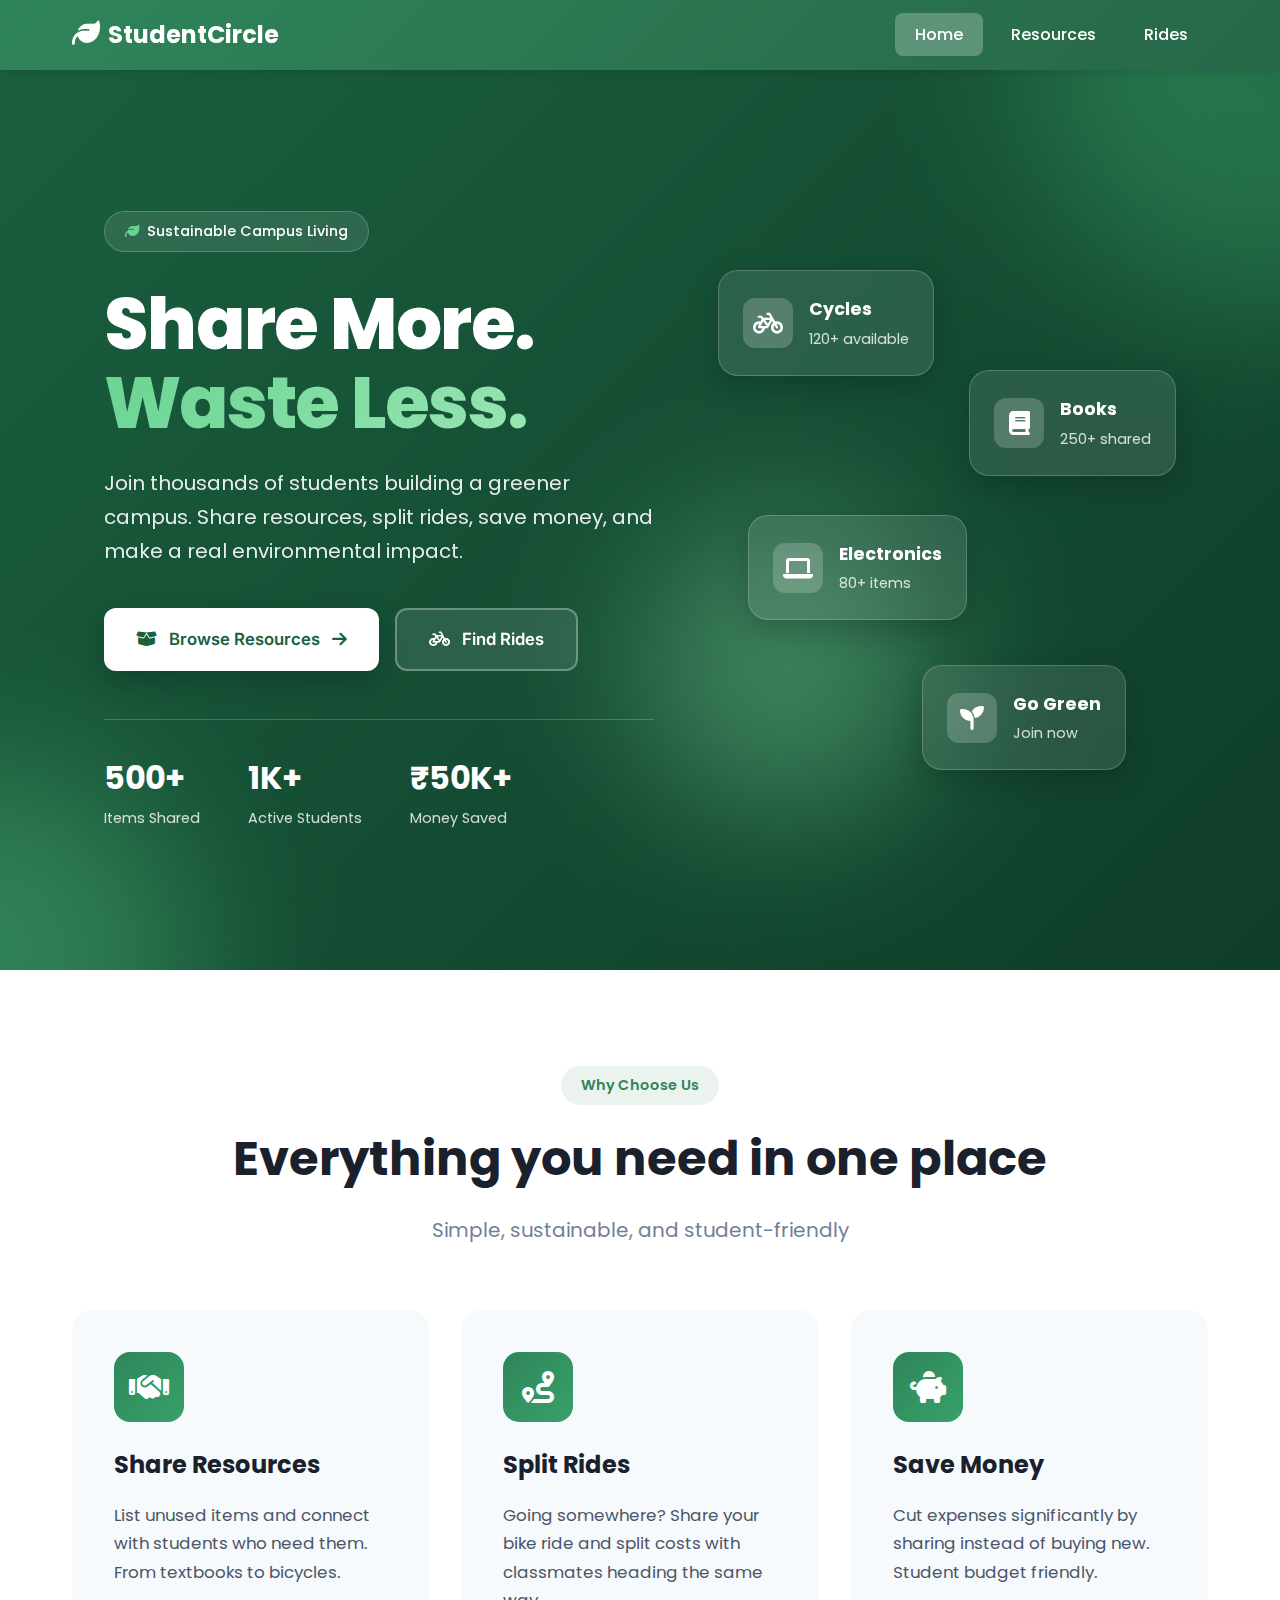
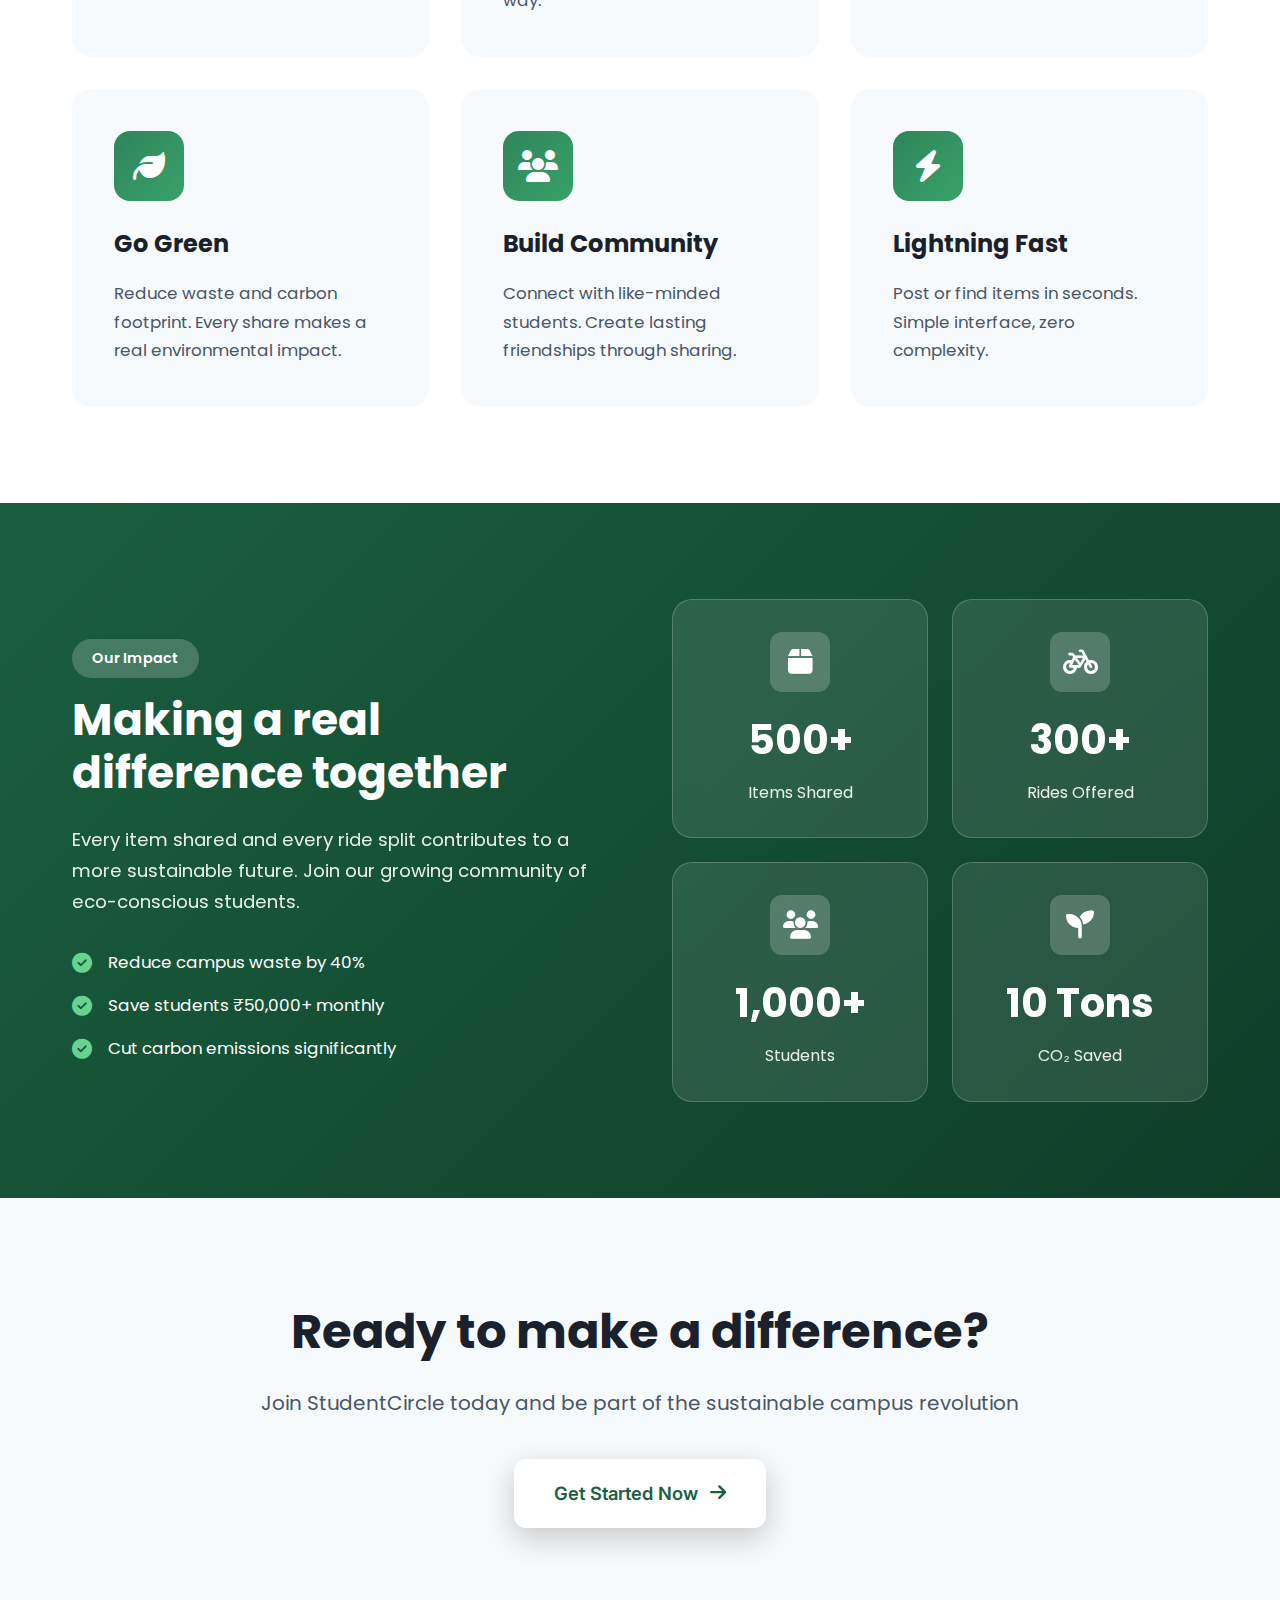
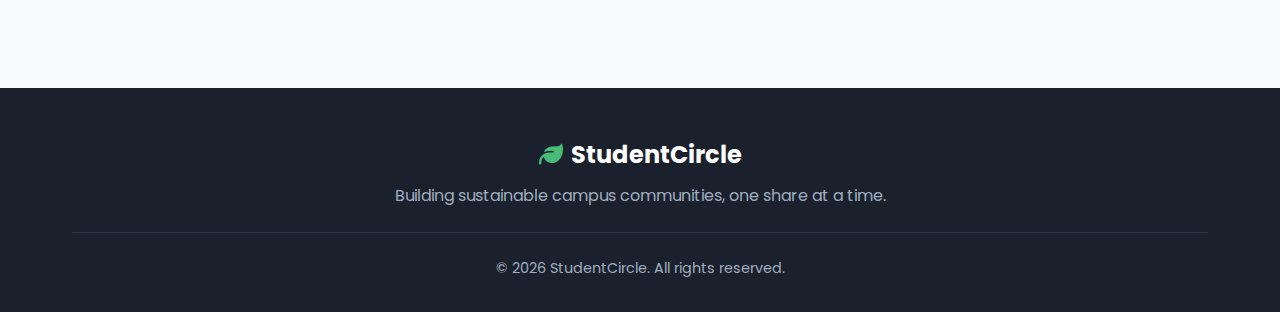
<file: index.html>
<!DOCTYPE html>
<html lang="en">
<head>
    <meta charset="UTF-8">
    <meta name="viewport" content="width=device-width, initial-scale=1.0">
    <title>StudentCircle - Share More. Waste Less.</title>
    
    <!-- Font Awesome Icons -->
    <link rel="stylesheet" href="https://cdnjs.cloudflare.com/ajax/libs/font-awesome/6.4.0/css/all.min.css">
    
    <!-- Google Fonts -->
    <link href="https://fonts.googleapis.com/css2?family=Inter:wght@400;500;600;700;800&display=swap" rel="stylesheet">
    
    <!-- CSS Links -->
    <link rel="stylesheet" href="css/style.css">
    <link rel="stylesheet" href="css/navbar.css">
    <link rel="stylesheet" href="css/homepage.css">
</head>
<body>
    <!-- Navbar -->
    <nav class="navbar">
        <div class="nav-container">
            <a href="index.html" class="logo">
                <div class="logo-icon">
                    <i class="fas fa-leaf"></i>
                </div>
                <span>StudentCircle</span>
            </a>
            <button class="menu-toggle" aria-label="Toggle menu">
                <i class="fas fa-bars"></i>
            </button>
            <ul class="nav-links">
                <li><a href="index.html" class="nav-link">Home</a></li>
                <li><a href="resources.html" class="nav-link">Resources</a></li>
                <li><a href="rides.html" class="nav-link">Rides</a></li>
            </ul>
        </div>
    </nav>

    <!-- Hero Section -->
    <section class="hero">
        <div class="hero-background">
            <div class="gradient-orb orb-1"></div>
            <div class="gradient-orb orb-2"></div>
            <div class="gradient-orb orb-3"></div>
        </div>
        
        <div class="hero-container">
            <div class="hero-content">
                <div class="hero-badge">
                    <i class="fas fa-leaf"></i>
                    <span>Sustainable Campus Living</span>
                </div>
                <h1 class="hero-title">
                    Share More.<br/>
                    <span class="gradient-text">Waste Less.</span>
                </h1>
                <p class="hero-description">
                    Join thousands of students building a greener campus. Share resources, 
                    split rides, save money, and make a real environmental impact.
                </p>
                <div class="hero-buttons">
                    <a href="resources.html" class="btn btn-primary">
                        <i class="fas fa-box-open"></i>
                        <span>Browse Resources</span>
                        <i class="fas fa-arrow-right"></i>
                    </a>
                    <a href="rides.html" class="btn btn-secondary">
                        <i class="fas fa-bicycle"></i>
                        <span>Find Rides</span>
                    </a>
                </div>
                <div class="hero-stats">
                    <div class="stat-item">
                        <div class="stat-number">500+</div>
                        <div class="stat-label">Items Shared</div>
                    </div>
                    <div class="stat-item">
                        <div class="stat-number">1K+</div>
                        <div class="stat-label">Active Students</div>
                    </div>
                    <div class="stat-item">
                        <div class="stat-number">₹50K+</div>
                        <div class="stat-label">Money Saved</div>
                    </div>
                </div>
            </div>
            
            <div class="hero-visual">
                <div class="visual-card card-1">
                    <div class="card-icon">
                        <i class="fas fa-bicycle"></i>
                    </div>
                    <div class="card-content">
                        <h4>Cycles</h4>
                        <p>120+ available</p>
                    </div>
                </div>
                <div class="visual-card card-2">
                    <div class="card-icon">
                        <i class="fas fa-book"></i>
                    </div>
                    <div class="card-content">
                        <h4>Books</h4>
                        <p>250+ shared</p>
                    </div>
                </div>
                <div class="visual-card card-3">
                    <div class="card-icon">
                        <i class="fas fa-laptop"></i>
                    </div>
                    <div class="card-content">
                        <h4>Electronics</h4>
                        <p>80+ items</p>
                    </div>
                </div>
                <div class="visual-card card-4">
                    <div class="card-icon">
                        <i class="fas fa-seedling"></i>
                    </div>
                    <div class="card-content">
                        <h4>Go Green</h4>
                        <p>Join now</p>
                    </div>
                </div>
            </div>
        </div>
    </section>

    <!-- Features Section -->
    <section class="features">
        <div class="container">
            <div class="section-header">
                <span class="section-tag">Why Choose Us</span>
                <h2 class="section-title">Everything you need in one place</h2>
                <p class="section-subtitle">Simple, sustainable, and student-friendly</p>
            </div>
            
            <div class="features-grid">
                <div class="feature-card">
                    <div class="feature-icon-wrapper">
                        <div class="feature-icon">
                            <i class="fas fa-handshake"></i>
                        </div>
                    </div>
                    <h3>Share Resources</h3>
                    <p>List unused items and connect with students who need them. From textbooks to bicycles.</p>
                </div>
                
                <div class="feature-card">
                    <div class="feature-icon-wrapper">
                        <div class="feature-icon">
                            <i class="fas fa-route"></i>
                        </div>
                    </div>
                    <h3>Split Rides</h3>
                    <p>Going somewhere? Share your bike ride and split costs with classmates heading the same way.</p>
                </div>
                
                <div class="feature-card">
                    <div class="feature-icon-wrapper">
                        <div class="feature-icon">
                            <i class="fas fa-piggy-bank"></i>
                        </div>
                    </div>
                    <h3>Save Money</h3>
                    <p>Cut expenses significantly by sharing instead of buying new. Student budget friendly.</p>
                </div>
                
                <div class="feature-card">
                    <div class="feature-icon-wrapper">
                        <div class="feature-icon">
                            <i class="fas fa-leaf"></i>
                        </div>
                    </div>
                    <h3>Go Green</h3>
                    <p>Reduce waste and carbon footprint. Every share makes a real environmental impact.</p>
                </div>
                
                <div class="feature-card">
                    <div class="feature-icon-wrapper">
                        <div class="feature-icon">
                            <i class="fas fa-users"></i>
                        </div>
                    </div>
                    <h3>Build Community</h3>
                    <p>Connect with like-minded students. Create lasting friendships through sharing.</p>
                </div>
                
                <div class="feature-card">
                    <div class="feature-icon-wrapper">
                        <div class="feature-icon">
                            <i class="fas fa-bolt"></i>
                        </div>
                    </div>
                    <h3>Lightning Fast</h3>
                    <p>Post or find items in seconds. Simple interface, zero complexity.</p>
                </div>
            </div>
        </div>
    </section>

    <!-- Impact Section -->
    <section class="impact">
        <div class="container">
            <div class="impact-content">
                <div class="impact-text">
                    <span class="section-tag light">Our Impact</span>
                    <h2 class="impact-title">Making a real difference together</h2>
                    <p class="impact-description">
                        Every item shared and every ride split contributes to a more sustainable future. 
                        Join our growing community of eco-conscious students.
                    </p>
                    <div class="impact-features">
                        <div class="impact-feature">
                            <i class="fas fa-check-circle"></i>
                            <span>Reduce campus waste by 40%</span>
                        </div>
                        <div class="impact-feature">
                            <i class="fas fa-check-circle"></i>
                            <span>Save students ₹50,000+ monthly</span>
                        </div>
                        <div class="impact-feature">
                            <i class="fas fa-check-circle"></i>
                            <span>Cut carbon emissions significantly</span>
                        </div>
                    </div>
                </div>
                
                <div class="impact-stats-grid">
                    <div class="impact-stat-card">
                        <div class="impact-stat-icon">
                            <i class="fas fa-box"></i>
                        </div>
                        <div class="impact-stat-number">500+</div>
                        <div class="impact-stat-label">Items Shared</div>
                    </div>
                    <div class="impact-stat-card">
                        <div class="impact-stat-icon">
                            <i class="fas fa-bicycle"></i>
                        </div>
                        <div class="impact-stat-number">300+</div>
                        <div class="impact-stat-label">Rides Offered</div>
                    </div>
                    <div class="impact-stat-card">
                        <div class="impact-stat-icon">
                            <i class="fas fa-users"></i>
                        </div>
                        <div class="impact-stat-number">1,000+</div>
                        <div class="impact-stat-label">Students</div>
                    </div>
                    <div class="impact-stat-card">
                        <div class="impact-stat-icon">
                            <i class="fas fa-seedling"></i>
                        </div>
                        <div class="impact-stat-number">10 Tons</div>
                        <div class="impact-stat-label">CO₂ Saved</div>
                    </div>
                </div>
            </div>
        </div>
    </section>

    <!-- CTA Section -->
    <section class="cta">
        <div class="cta-container">
            <div class="cta-content">
                <h2>Ready to make a difference?</h2>
                <p>Join StudentCircle today and be part of the sustainable campus revolution</p>
                <a href="resources.html" class="btn btn-primary btn-large">
                    <span>Get Started Now</span>
                    <i class="fas fa-arrow-right"></i>
                </a>
            </div>
        </div>
    </section>

    <!-- Footer -->
    <footer class="footer">
        <div class="container">
            <div class="footer-content">
                <div class="footer-brand">
                    <div class="logo-icon">
                        <i class="fas fa-leaf"></i>
                    </div>
                    <span>StudentCircle</span>
                </div>
                <p class="footer-tagline">Building sustainable campus communities, one share at a time.</p>
            </div>
            <div class="footer-bottom">
                <p>&copy; 2026 StudentCircle. All rights reserved.</p>
            </div>
        </div>
    </footer>

    <!-- JavaScript -->
    <script src="js/main.js"></script>
</body>
</html>
</file>
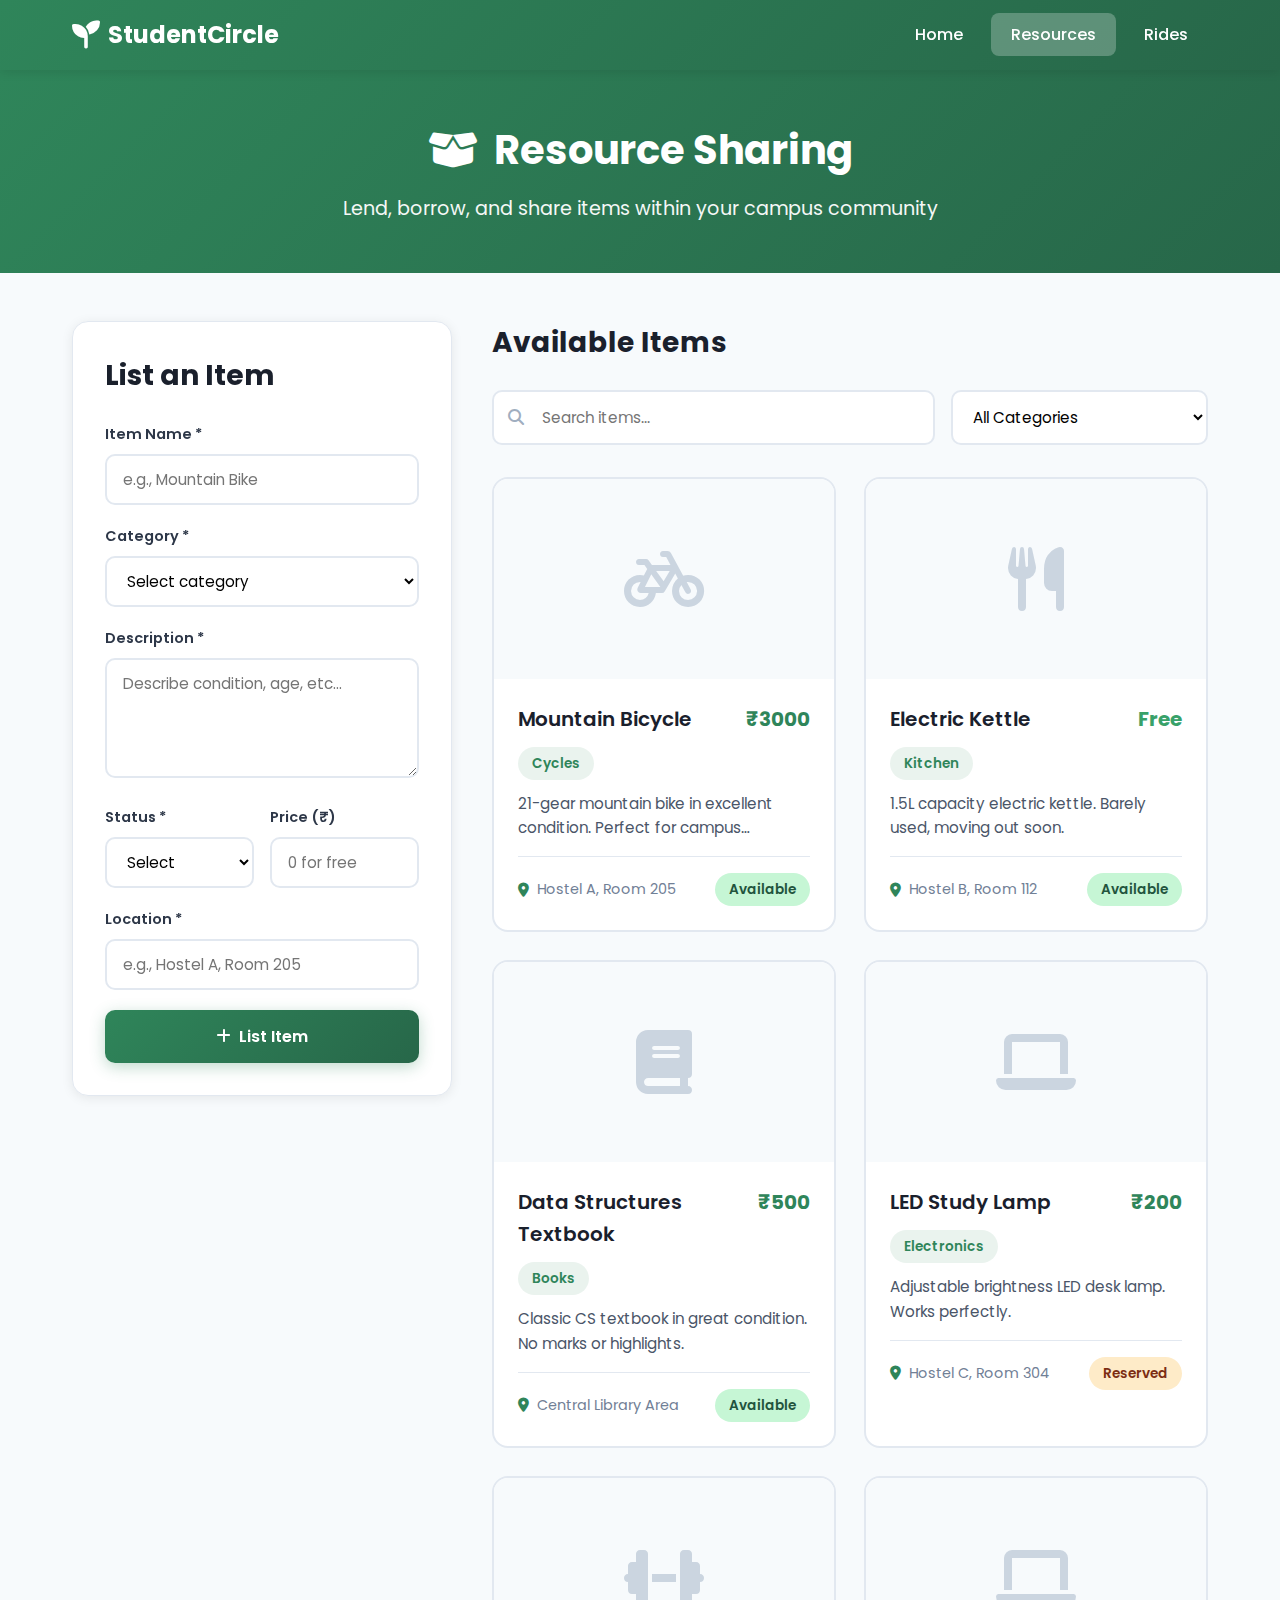
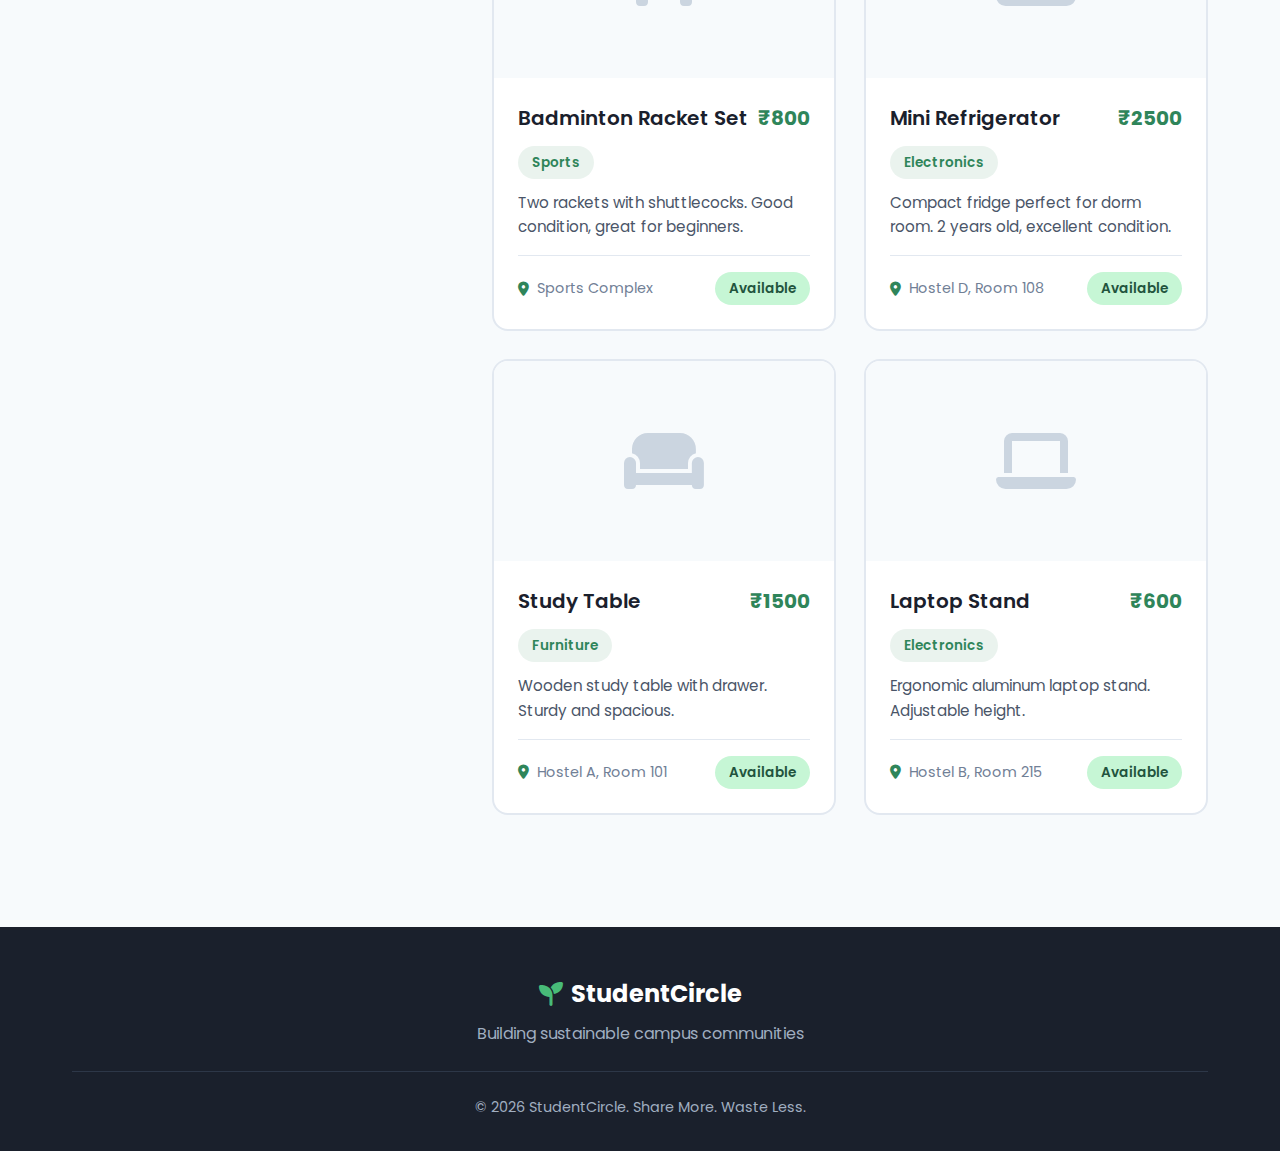
<file: resources.html>
<!DOCTYPE html>
<html lang="en">
<head>
    <meta charset="UTF-8">
    <meta name="viewport" content="width=device-width, initial-scale=1.0">
    <title>Share Resources - StudentCircle</title>
    
    <!-- Font Awesome Icons -->
    <link rel="stylesheet" href="https://cdnjs.cloudflare.com/ajax/libs/font-awesome/6.4.0/css/all.min.css">
    
    <!-- CSS Links -->
    <link rel="stylesheet" href="css/style.css">
    <link rel="stylesheet" href="css/navbar.css">
    <link rel="stylesheet" href="css/resources.css">
</head>
<body>
    <!-- Navbar -->
    <nav class="navbar">
        <div class="nav-container">
            <a href="index.html" class="logo">
                <i class="fas fa-seedling"></i> StudentCircle
            </a>
            <button class="menu-toggle" aria-label="Toggle menu">
                <i class="fas fa-bars"></i>
            </button>
            <ul class="nav-links">
                <li><a href="index.html">Home</a></li>
                <li><a href="resources.html">Resources</a></li>
                <li><a href="rides.html">Rides</a></li>
            </ul>
        </div>
    </nav>

    <!-- Page Header -->
    <section class="page-header">
        <div class="container">
            <h1><i class="fas fa-box-open"></i> Resource Sharing</h1>
            <p>Lend, borrow, and share items within your campus community</p>
        </div>
    </section>

    <!-- Main Content -->
    <div class="page-container">
        <div class="container">
            <div class="resources-layout">
                
                <!-- Sidebar: Add Item Form -->
                <aside class="sidebar">
                    <div class="form-card">
                        <h2>List an Item</h2>
                        <form id="addItemForm">
                            
                            <div class="form-group">
                                <label for="itemName">Item Name *</label>
                                <input 
                                    type="text" 
                                    id="itemName" 
                                    placeholder="e.g., Mountain Bike"
                                    required
                                >
                            </div>

                            <div class="form-group">
                                <label for="category">Category *</label>
                                <select id="category" required>
                                    <option value="">Select category</option>
                                    <option value="Cycles">Cycles</option>
                                    <option value="Books">Books</option>
                                    <option value="Electronics">Electronics</option>
                                    <option value="Kitchen">Kitchen</option>
                                    <option value="Furniture">Furniture</option>
                                    <option value="Sports">Sports</option>
                                    <option value="Other">Other</option>
                                </select>
                            </div>

                            <div class="form-group">
                                <label for="description">Description *</label>
                                <textarea 
                                    id="description" 
                                    placeholder="Describe condition, age, etc..."
                                    rows="4"
                                    required
                                ></textarea>
                            </div>

                            <div class="form-row">
                                <div class="form-group">
                                    <label for="availability">Status *</label>
                                    <select id="availability" required>
                                        <option value="">Select</option>
                                        <option value="Available">Available</option>
                                        <option value="Reserved">Reserved</option>
                                        <option value="Unavailable">Unavailable</option>
                                    </select>
                                </div>

                                <div class="form-group">
                                    <label for="price">Price (₹)</label>
                                    <input 
                                        type="number" 
                                        id="price" 
                                        placeholder="0 for free"
                                        min="0"
                                    >
                                </div>
                            </div>

                            <div class="form-group">
                                <label for="location">Location *</label>
                                <input 
                                    type="text" 
                                    id="location" 
                                    placeholder="e.g., Hostel A, Room 205"
                                    required
                                >
                            </div>

                            <button type="submit" class="btn btn-primary btn-block">
                                <i class="fas fa-plus"></i> List Item
                            </button>
                        </form>
                    </div>
                </aside>

                <!-- Main: Items Listing -->
                <main class="main-content">
                    <div class="listing-header">
                        <h2>Available Items</h2>
                        
                        <div class="filters">
                            <div class="search-box">
                                <i class="fas fa-search"></i>
                                <input 
                                    type="text" 
                                    id="searchBar" 
                                    placeholder="Search items..."
                                >
                            </div>
                            
                            <select id="categoryFilter" class="filter-select">
                                <option value="all">All Categories</option>
                                <option value="Cycles">Cycles</option>
                                <option value="Books">Books</option>
                                <option value="Electronics">Electronics</option>
                                <option value="Kitchen">Kitchen</option>
                                <option value="Furniture">Furniture</option>
                                <option value="Sports">Sports</option>
                                <option value="Other">Other</option>
                            </select>
                        </div>
                    </div>

                    <div id="itemsGrid" class="items-grid">
                        <!-- Items will be dynamically inserted here -->
                    </div>

                    <div id="emptyState" class="empty-state" style="display: none;">
                        <i class="fas fa-inbox"></i>
                        <h3>No items found</h3>
                        <p>Try adjusting your search or filter</p>
                    </div>
                </main>

            </div>
        </div>
    </div>

    <!-- Footer -->
    <footer class="footer">
        <div class="container">
            <div class="footer-content">
                <div class="footer-brand">
                    <i class="fas fa-seedling"></i> StudentCircle
                </div>
                <p>Building sustainable campus communities</p>
            </div>
            <div class="footer-bottom">
                <p>&copy; 2026 StudentCircle. Share More. Waste Less.</p>
            </div>
        </div>
    </footer>

    <!-- JavaScript -->
    <script src="js/main.js"></script>
    <script src="js/api.js"></script>
    <script src="js/resources.js"></script>
</body>
</html>
</file>
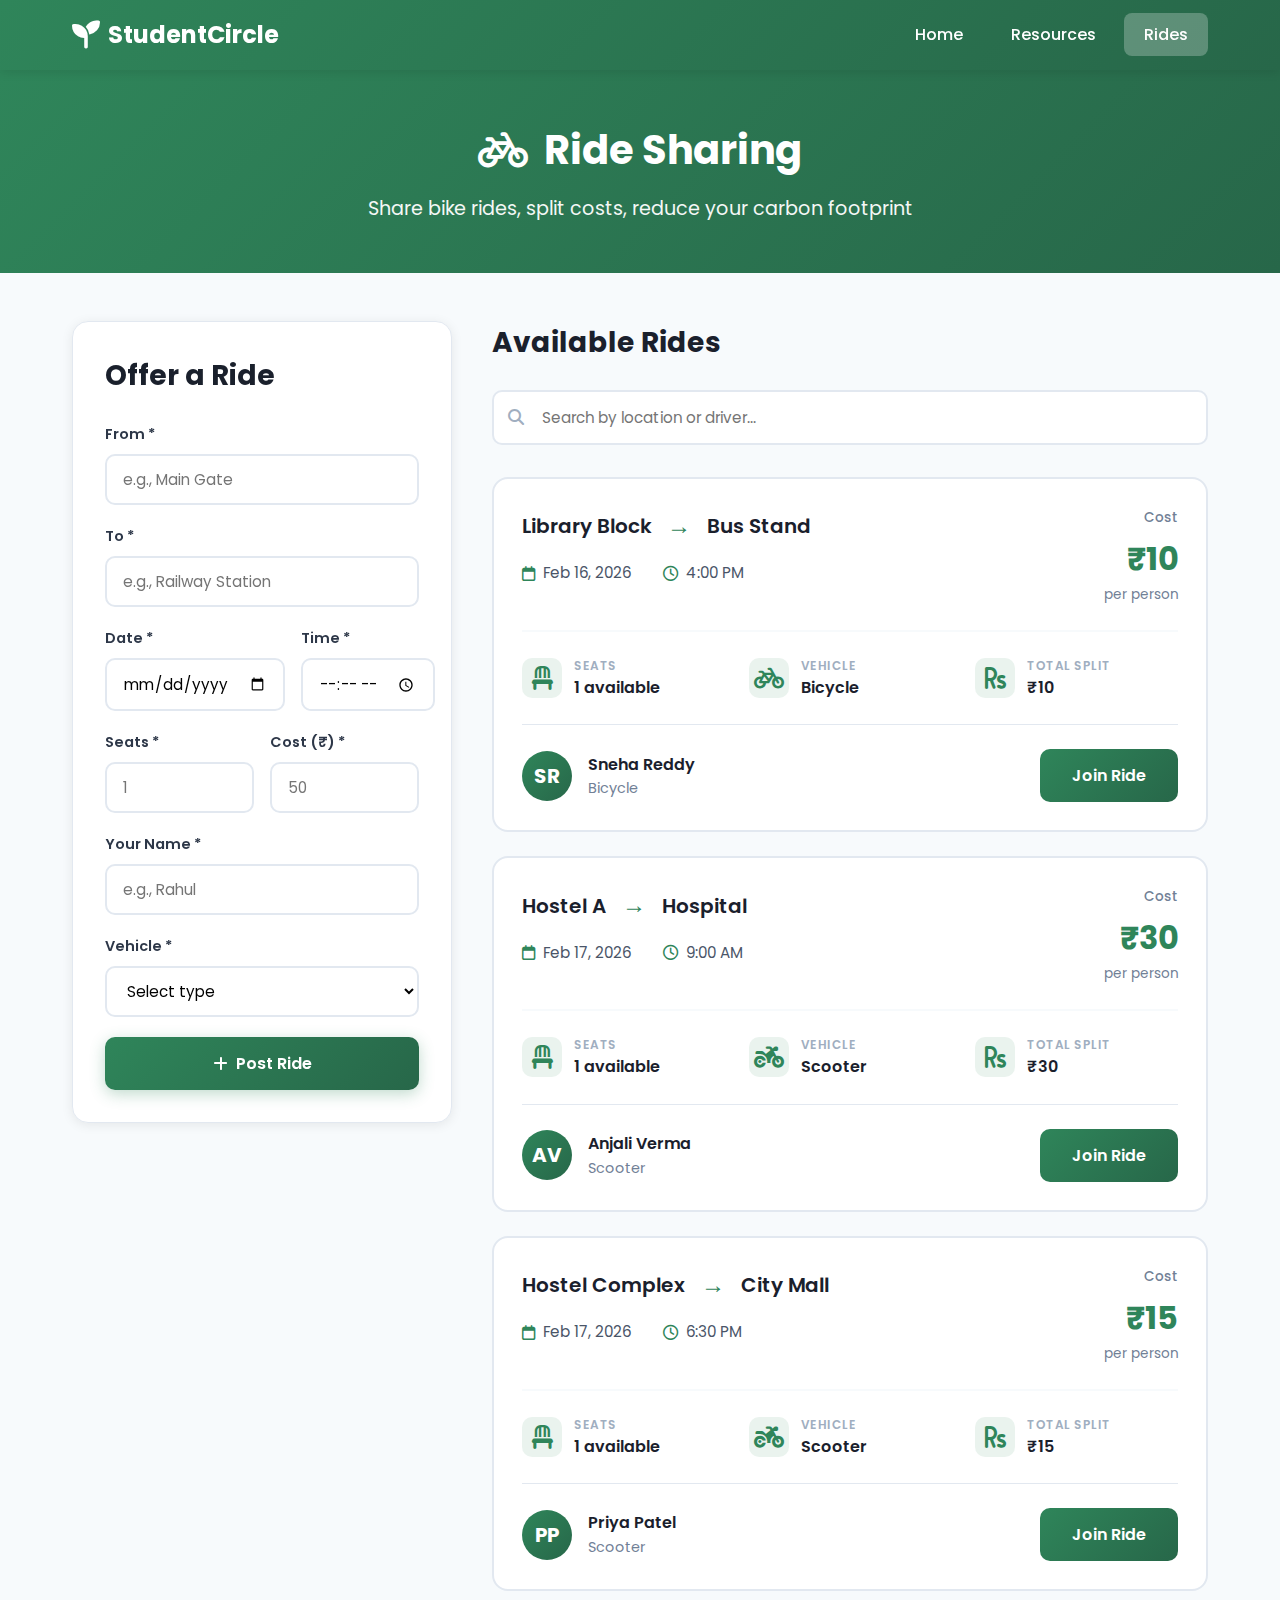
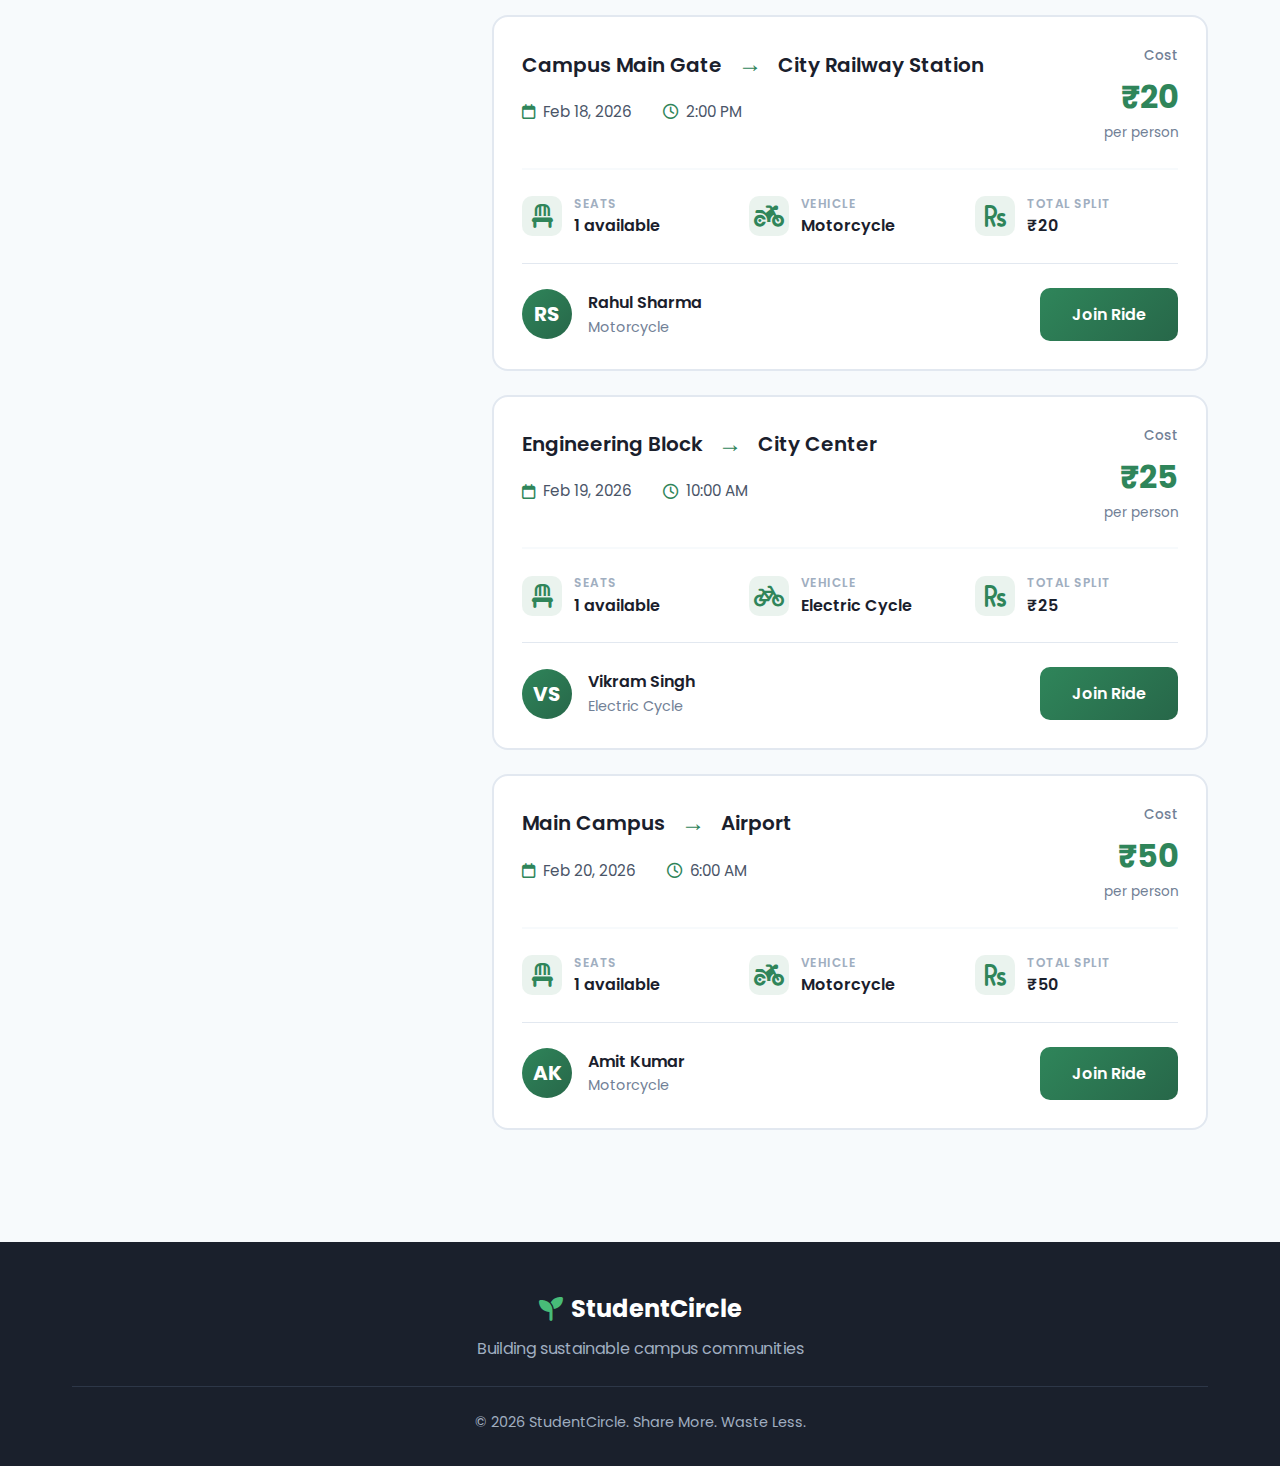
<file: rides.html>
<!DOCTYPE html>
<html lang="en">
<head>
    <meta charset="UTF-8">
    <meta name="viewport" content="width=device-width, initial-scale=1.0">
    <title>Share Rides - StudentCircle</title>
    
    <!-- Font Awesome Icons -->
    <link rel="stylesheet" href="https://cdnjs.cloudflare.com/ajax/libs/font-awesome/6.4.0/css/all.min.css">
    
    <!-- CSS Links -->
    <link rel="stylesheet" href="css/style.css">
    <link rel="stylesheet" href="css/navbar.css">
    <link rel="stylesheet" href="css/rides.css">
</head>
<body>
    <!-- Navbar -->
    <nav class="navbar">
        <div class="nav-container">
            <a href="index.html" class="logo">
                <i class="fas fa-seedling"></i> StudentCircle
            </a>
            <button class="menu-toggle" aria-label="Toggle menu">
                <i class="fas fa-bars"></i>
            </button>
            <ul class="nav-links">
                <li><a href="index.html">Home</a></li>
                <li><a href="resources.html">Resources</a></li>
                <li><a href="rides.html">Rides</a></li>
            </ul>
        </div>
    </nav>

    <!-- Page Header -->
    <section class="page-header">
        <div class="container">
            <h1><i class="fas fa-bicycle"></i> Ride Sharing</h1>
            <p>Share bike rides, split costs, reduce your carbon footprint</p>
        </div>
    </section>

    <!-- Main Content -->
    <div class="page-container">
        <div class="container">
            <div class="rides-layout">
                
                <!-- Sidebar: Post Ride Form -->
                <aside class="sidebar">
                    <div class="form-card">
                        <h2>Offer a Ride</h2>
                        <form id="postRideForm">
                            
                            <div class="form-group">
                                <label for="from">From *</label>
                                <input 
                                    type="text" 
                                    id="from" 
                                    placeholder="e.g., Main Gate"
                                    required
                                >
                            </div>

                            <div class="form-group">
                                <label for="to">To *</label>
                                <input 
                                    type="text" 
                                    id="to" 
                                    placeholder="e.g., Railway Station"
                                    required
                                >
                            </div>

                            <div class="form-row">
                                <div class="form-group">
                                    <label for="date">Date *</label>
                                    <input type="date" id="date" required>
                                </div>

                                <div class="form-group">
                                    <label for="time">Time *</label>
                                    <input type="time" id="time" required>
                                </div>
                            </div>

                            <div class="form-row">
                                <div class="form-group">
                                    <label for="seats">Seats *</label>
                                    <input 
                                        type="number" 
                                        id="seats" 
                                        placeholder="1"
                                        min="1"
                                        max="2"
                                        required
                                    >
                                </div>

                                <div class="form-group">
                                    <label for="costPerPerson">Cost (₹) *</label>
                                    <input 
                                        type="number" 
                                        id="costPerPerson" 
                                        placeholder="50"
                                        min="0"
                                        required
                                    >
                                </div>
                            </div>

                            <div class="form-group">
                                <label for="driver">Your Name *</label>
                                <input 
                                    type="text" 
                                    id="driver" 
                                    placeholder="e.g., Rahul"
                                    required
                                >
                            </div>

                            <div class="form-group">
                                <label for="vehicle">Vehicle *</label>
                                <select id="vehicle" required>
                                    <option value="">Select type</option>
                                    <option value="Bicycle">Bicycle</option>
                                    <option value="Electric Cycle">E-Bike</option>
                                    <option value="Motorcycle">Motorcycle</option>
                                    <option value="Scooter">Scooter</option>
                                </select>
                            </div>

                            <button type="submit" class="btn btn-primary btn-block">
                                <i class="fas fa-plus"></i> Post Ride
                            </button>
                        </form>
                    </div>
                </aside>

                <!-- Main: Rides Listing -->
                <main class="main-content">
                    <div class="listing-header">
                        <h2>Available Rides</h2>
                        
                        <div class="search-box">
                            <i class="fas fa-search"></i>
                            <input 
                                type="text" 
                                id="searchBar" 
                                placeholder="Search by location or driver..."
                            >
                        </div>
                    </div>

                    <div id="ridesGrid" class="rides-list">
                        <!-- Rides will be dynamically inserted here -->
                    </div>

                    <div id="emptyState" class="empty-state" style="display: none;">
                        <i class="fas fa-bicycle"></i>
                        <h3>No rides available</h3>
                        <p>Be the first to offer a ride!</p>
                    </div>
                </main>

            </div>
        </div>
    </div>

    <!-- Footer -->
    <footer class="footer">
        <div class="container">
            <div class="footer-content">
                <div class="footer-brand">
                    <i class="fas fa-seedling"></i> StudentCircle
                </div>
                <p>Building sustainable campus communities</p>
            </div>
            <div class="footer-bottom">
                <p>&copy; 2026 StudentCircle. Share More. Waste Less.</p>
            </div>
        </div>
    </footer>

    <!-- JavaScript -->
    <script src="js/main.js"></script>
    <script src="js/api.js"></script>
    <script src="js/rides.js"></script>
</body>
</html>
</file>
<file: css/style.css>
/* Global Styles */
@import url('https://fonts.googleapis.com/css2?family=Poppins:wght@300;400;500;600;700&display=swap');

* {
    margin: 0;
    padding: 0;
    box-sizing: border-box;
}

body {
    font-family: 'Poppins', sans-serif;
    line-height: 1.6;
    color: #2d3748;
    background: #f7fafc;
}

/* Container */
.container {
    max-width: 1200px;
    margin: 0 auto;
    padding: 0 2rem;
}

.page-container {
    padding: 3rem 0;
}

/* Buttons */
.btn {
    display: inline-flex;
    align-items: center;
    gap: 0.5rem;
    padding: 0.875rem 1.75rem;
    border: none;
    border-radius: 10px;
    font-size: 1rem;
    font-weight: 600;
    cursor: pointer;
    transition: all 0.3s ease;
    text-decoration: none;
    font-family: 'Poppins', sans-serif;
}

.btn-primary {
    background: linear-gradient(135deg, #2f855a 0%, #276749 100%);
    color: white;
    box-shadow: 0 4px 15px rgba(47, 133, 90, 0.3);
}

.btn-primary:hover {
    transform: translateY(-2px);
    box-shadow: 0 6px 20px rgba(47, 133, 90, 0.4);
}

.btn-secondary {
    background: white;
    color: #2f855a;
    border: 2px solid #2f855a;
}

.btn-secondary:hover {
    background: #2f855a;
    color: white;
}

.btn-block {
    width: 100%;
    justify-content: center;
}

/* Cards */
.card {
    background: white;
    border-radius: 16px;
    padding: 1.5rem;
    box-shadow: 0 2px 8px rgba(0, 0, 0, 0.08);
    transition: all 0.3s ease;
    border: 1px solid #e2e8f0;
}

.card:hover {
    transform: translateY(-4px);
    box-shadow: 0 8px 20px rgba(0, 0, 0, 0.12);
}

/* Forms */
.form-group {
    margin-bottom: 1.25rem;
}

.form-group label {
    display: block;
    margin-bottom: 0.5rem;
    font-weight: 600;
    color: #2d3748;
    font-size: 0.9rem;
}

.form-group input,
.form-group select,
.form-group textarea {
    width: 100%;
    padding: 0.75rem 1rem;
    border: 2px solid #e2e8f0;
    border-radius: 10px;
    font-size: 0.95rem;
    font-family: 'Poppins', sans-serif;
    transition: all 0.3s ease;
    background: white;
}

.form-group input:focus,
.form-group select:focus,
.form-group textarea:focus {
    outline: none;
    border-color: #2f855a;
    box-shadow: 0 0 0 3px rgba(47, 133, 90, 0.1);
}

.form-group textarea {
    resize: vertical;
}

.form-row {
    display: grid;
    grid-template-columns: 1fr 1fr;
    gap: 1rem;
}

/* Footer */
.footer {
    background: #1a202c;
    color: white;
    padding: 3rem 0 1.5rem;
    margin-top: 4rem;
}

.footer-content {
    text-align: center;
    margin-bottom: 1.5rem;
}

.footer-brand {
    font-size: 1.5rem;
    font-weight: 700;
    margin-bottom: 0.5rem;
    display: flex;
    align-items: center;
    justify-content: center;
    gap: 0.5rem;
}

.footer-brand i {
    color: #48bb78;
}

.footer p {
    color: #a0aec0;
    margin-bottom: 0.5rem;
}

.footer-bottom {
    text-align: center;
    padding-top: 1.5rem;
    border-top: 1px solid #2d3748;
}

.footer-bottom p {
    font-size: 0.9rem;
}

/* Animations */
@keyframes fadeIn {
    from {
        opacity: 0;
        transform: translateY(20px);
    }
    to {
        opacity: 1;
        transform: translateY(0);
    }
}

.fade-in {
    animation: fadeIn 0.5s ease-out;
}

@keyframes slideIn {
    from {
        opacity: 0;
        transform: translateX(-20px);
    }
    to {
        opacity: 1;
        transform: translateX(0);
    }
}

.slide-in {
    animation: slideIn 0.5s ease-out;
}

/* Success/Error Messages */
.form-message {
    padding: 1rem;
    border-radius: 10px;
    margin-bottom: 1.5rem;
    font-weight: 500;
    display: flex;
    align-items: center;
    gap: 0.5rem;
    animation: slideIn 0.3s ease-out;
}

.success-message {
    background: #c6f6d5;
    color: #22543d;
    border: 1px solid #9ae6b4;
}

.error-message {
    background: #fed7d7;
    color: #742a2a;
    border: 1px solid #fc8181;
}

/* Empty State */
.empty-state {
    text-align: center;
    padding: 4rem 2rem;
    color: #718096;
}

.empty-state i {
    font-size: 4rem;
    color: #cbd5e0;
    margin-bottom: 1rem;
}

.empty-state h3 {
    font-size: 1.5rem;
    color: #4a5568;
    margin-bottom: 0.5rem;
}

.empty-state p {
    color: #a0aec0;
}

/* Utility Classes */
.text-center {
    text-align: center;
}

/* Scrollbar */
::-webkit-scrollbar {
    width: 10px;
}

::-webkit-scrollbar-track {
    background: #f1f1f1;
}

::-webkit-scrollbar-thumb {
    background: #2f855a;
    border-radius: 5px;
}

::-webkit-scrollbar-thumb:hover {
    background: #276749;
}

/* Selection */
::selection {
    background: #2f855a;
    color: white;
}

/* Focus Styles */
*:focus {
    outline: 2px solid #2f855a;
    outline-offset: 2px;
}

/* Responsive */
@media (max-width: 768px) {
    .container {
        padding: 0 1rem;
    }

    .form-row {
        grid-template-columns: 1fr;
    }

    .btn {
        padding: 0.75rem 1.5rem;
        font-size: 0.95rem;
    }
}
</file>
<file: css/navbar.css>
/* Navbar */
.navbar {
    background: linear-gradient(135deg, #2f855a 0%, #276749 100%);
    padding: 1rem 0;
    box-shadow: 0 2px 10px rgba(0, 0, 0, 0.1);
    position: sticky;
    top: 0;
    z-index: 1000;
}

.nav-container {
    max-width: 1200px;
    margin: 0 auto;
    padding: 0 2rem;
    display: flex;
    justify-content: space-between;
    align-items: center;
}

.logo {
    color: white;
    font-size: 1.5rem;
    font-weight: 700;
    text-decoration: none;
    display: flex;
    align-items: center;
    gap: 0.5rem;
    transition: opacity 0.3s ease;
}

.logo:hover {
    opacity: 0.9;
}

.logo i {
    font-size: 1.75rem;
}

.nav-links {
    display: flex;
    list-style: none;
    gap: 0.5rem;
    align-items: center;
}

.nav-links a {
    color: white;
    text-decoration: none;
    font-size: 1rem;
    font-weight: 500;
    padding: 0.625rem 1.25rem;
    border-radius: 8px;
    transition: all 0.3s ease;
}

.nav-links a:hover {
    background: rgba(255, 255, 255, 0.15);
}

.nav-links a.active {
    background: rgba(255, 255, 255, 0.25);
}

/* Mobile Menu */
.menu-toggle {
    display: none;
    background: none;
    border: none;
    color: white;
    font-size: 1.5rem;
    cursor: pointer;
    padding: 0.5rem;
}

/* Responsive */
@media (max-width: 768px) {
    .nav-container {
        padding: 0 1rem;
    }

    .menu-toggle {
        display: block;
    }

    .nav-links {
        position: absolute;
        top: 100%;
        left: 0;
        right: 0;
        background: linear-gradient(135deg, #2f855a 0%, #276749 100%);
        flex-direction: column;
        gap: 0;
        padding: 1rem 0;
        display: none;
        box-shadow: 0 4px 10px rgba(0, 0, 0, 0.1);
    }

    .nav-links.active {
        display: flex;
    }

    .nav-links a {
        width: 100%;
        padding: 1rem 2rem;
        border-radius: 0;
    }
}
</file>
<file: css/homepage.css>
/* Hero Section */
.hero {
    position: relative;
    min-height: 100vh;
    display: flex;
    align-items: center;
    overflow: hidden;
    background: linear-gradient(135deg, #1a5f3f 0%, #0f3d29 100%);
}

.hero-background {
    position: absolute;
    top: 0;
    left: 0;
    right: 0;
    bottom: 0;
    overflow: hidden;
}

.gradient-orb {
    position: absolute;
    border-radius: 50%;
    filter: blur(80px);
    opacity: 0.4;
    animation: float 20s ease-in-out infinite;
}

.orb-1 {
    width: 500px;
    height: 500px;
    background: linear-gradient(135deg, #48bb78 0%, #38a169 100%);
    top: -250px;
    right: -250px;
    animation-delay: 0s;
}

.orb-2 {
    width: 400px;
    height: 400px;
    background: linear-gradient(135deg, #68d391 0%, #48bb78 100%);
    bottom: -200px;
    left: -200px;
    animation-delay: 5s;
}

.orb-3 {
    width: 300px;
    height: 300px;
    background: linear-gradient(135deg, #9ae6b4 0%, #68d391 100%);
    top: 50%;
    left: 50%;
    animation-delay: 10s;
}

@keyframes float {
    0%, 100% {
        transform: translate(0, 0) scale(1);
    }
    33% {
        transform: translate(30px, -30px) scale(1.1);
    }
    66% {
        transform: translate(-20px, 20px) scale(0.9);
    }
}

.hero-container {
    position: relative;
    max-width: 1200px;
    margin: 0 auto;
    padding: 0 2rem;
    display: grid;
    grid-template-columns: 1.2fr 1fr;
    gap: 4rem;
    align-items: center;
    z-index: 1;
}

.hero-content {
    color: white;
}

.hero-badge {
    display: inline-flex;
    align-items: center;
    gap: 0.5rem;
    padding: 0.5rem 1.25rem;
    background: rgba(255, 255, 255, 0.1);
    backdrop-filter: blur(10px);
    border-radius: 50px;
    border: 1px solid rgba(255, 255, 255, 0.2);
    margin-bottom: 2rem;
    font-size: 0.9rem;
    font-weight: 500;
}

.hero-badge i {
    color: #68d391;
}

.hero-title {
    font-size: 4.5rem;
    font-weight: 800;
    line-height: 1.1;
    margin-bottom: 1.5rem;
    letter-spacing: -0.02em;
}

.gradient-text {
    background: linear-gradient(135deg, #68d391 0%, #9ae6b4 100%);
    -webkit-background-clip: text;
    -webkit-text-fill-color: transparent;
    background-clip: text;
}

.hero-description {
    font-size: 1.25rem;
    line-height: 1.7;
    opacity: 0.9;
    margin-bottom: 2.5rem;
    max-width: 550px;
}

.hero-buttons {
    display: flex;
    gap: 1rem;
    flex-wrap: wrap;
    margin-bottom: 3rem;
}

.btn {
    display: inline-flex;
    align-items: center;
    gap: 0.75rem;
    padding: 1rem 2rem;
    border-radius: 12px;
    font-weight: 600;
    font-size: 1.05rem;
    transition: all 0.3s ease;
    cursor: pointer;
    border: none;
    text-decoration: none;
    font-family: 'Inter', sans-serif;
}

.btn-primary {
    background: white;
    color: #1a5f3f;
    box-shadow: 0 10px 30px rgba(0, 0, 0, 0.2);
}

.btn-primary:hover {
    transform: translateY(-2px);
    box-shadow: 0 15px 40px rgba(0, 0, 0, 0.3);
}

.btn-secondary {
    background: rgba(255, 255, 255, 0.1);
    color: white;
    border: 2px solid rgba(255, 255, 255, 0.3);
    backdrop-filter: blur(10px);
}

.btn-secondary:hover {
    background: rgba(255, 255, 255, 0.2);
    border-color: rgba(255, 255, 255, 0.5);
}

.hero-stats {
    display: flex;
    gap: 3rem;
    padding-top: 2rem;
    border-top: 1px solid rgba(255, 255, 255, 0.2);
}

.stat-item {
    text-align: left;
}

.stat-number {
    font-size: 2rem;
    font-weight: 700;
    margin-bottom: 0.25rem;
}

.stat-label {
    font-size: 0.9rem;
    opacity: 0.8;
}

/* Hero Visual Cards */
.hero-visual {
    position: relative;
    height: 500px;
}

.visual-card {
    position: absolute;
    background: rgba(255, 255, 255, 0.1);
    backdrop-filter: blur(20px);
    border: 1px solid rgba(255, 255, 255, 0.2);
    border-radius: 20px;
    padding: 1.5rem;
    display: flex;
    align-items: center;
    gap: 1rem;
    box-shadow: 0 10px 30px rgba(0, 0, 0, 0.2);
    animation: cardFloat 6s ease-in-out infinite;
}

.card-1 {
    top: 0;
    left: 0;
    animation-delay: 0s;
}

.card-2 {
    top: 100px;
    right: 0;
    animation-delay: 1.5s;
}

.card-3 {
    bottom: 150px;
    left: 30px;
    animation-delay: 3s;
}

.card-4 {
    bottom: 0;
    right: 50px;
    animation-delay: 4.5s;
}

@keyframes cardFloat {
    0%, 100% {
        transform: translateY(0);
    }
    50% {
        transform: translateY(-20px);
    }
}

.card-icon {
    width: 50px;
    height: 50px;
    background: rgba(255, 255, 255, 0.2);
    border-radius: 12px;
    display: flex;
    align-items: center;
    justify-content: center;
    font-size: 1.5rem;
    color: white;
}

.card-content h4 {
    font-size: 1.1rem;
    margin-bottom: 0.25rem;
    color: white;
}

.card-content p {
    font-size: 0.9rem;
    opacity: 0.8;
    color: white;
}

/* Features Section */
.features {
    padding: 6rem 2rem;
    background: white;
}

.section-header {
    text-align: center;
    margin-bottom: 4rem;
}

.section-tag {
    display: inline-block;
    padding: 0.5rem 1.25rem;
    background: rgba(47, 133, 90, 0.1);
    color: #2f855a;
    border-radius: 50px;
    font-size: 0.9rem;
    font-weight: 600;
    margin-bottom: 1rem;
}

.section-tag.light {
    background: rgba(255, 255, 255, 0.2);
    color: white;
}

.section-title {
    font-size: 3rem;
    font-weight: 700;
    color: #1a202c;
    margin-bottom: 1rem;
}

.section-subtitle {
    font-size: 1.25rem;
    color: #718096;
}

.features-grid {
    display: grid;
    grid-template-columns: repeat(auto-fit, minmax(320px, 1fr));
    gap: 2rem;
}

.feature-card {
    background: #f7fafc;
    padding: 2.5rem;
    border-radius: 20px;
    transition: all 0.3s ease;
    border: 2px solid transparent;
}

.feature-card:hover {
    transform: translateY(-8px);
    border-color: #2f855a;
    box-shadow: 0 20px 40px rgba(47, 133, 90, 0.1);
    background: white;
}

.feature-icon-wrapper {
    margin-bottom: 1.5rem;
}

.feature-icon {
    width: 70px;
    height: 70px;
    background: linear-gradient(135deg, #2f855a 0%, #38a169 100%);
    border-radius: 16px;
    display: flex;
    align-items: center;
    justify-content: center;
    font-size: 2rem;
    color: white;
    transition: all 0.3s ease;
}

.feature-card:hover .feature-icon {
    transform: scale(1.1) rotate(5deg);
}

.feature-card h3 {
    font-size: 1.5rem;
    font-weight: 700;
    color: #1a202c;
    margin-bottom: 1rem;
}

.feature-card p {
    font-size: 1.05rem;
    color: #4a5568;
    line-height: 1.7;
}

/* Impact Section */
.impact {
    padding: 6rem 2rem;
    background: linear-gradient(135deg, #1a5f3f 0%, #0f3d29 100%);
    color: white;
}

.impact-content {
    display: grid;
    grid-template-columns: 1fr 1fr;
    gap: 4rem;
    align-items: center;
}

.impact-title {
    font-size: 2.75rem;
    font-weight: 700;
    margin-bottom: 1.5rem;
    line-height: 1.2;
}

.impact-description {
    font-size: 1.15rem;
    line-height: 1.7;
    opacity: 0.9;
    margin-bottom: 2rem;
}

.impact-features {
    display: flex;
    flex-direction: column;
    gap: 1rem;
}

.impact-feature {
    display: flex;
    align-items: center;
    gap: 1rem;
    font-size: 1.05rem;
}

.impact-feature i {
    color: #68d391;
    font-size: 1.25rem;
}

.impact-stats-grid {
    display: grid;
    grid-template-columns: repeat(2, 1fr);
    gap: 1.5rem;
}

.impact-stat-card {
    background: rgba(255, 255, 255, 0.1);
    backdrop-filter: blur(10px);
    border: 1px solid rgba(255, 255, 255, 0.2);
    border-radius: 20px;
    padding: 2rem;
    text-align: center;
    transition: all 0.3s ease;
}

.impact-stat-card:hover {
    transform: translateY(-5px);
    background: rgba(255, 255, 255, 0.15);
}

.impact-stat-icon {
    width: 60px;
    height: 60px;
    background: rgba(255, 255, 255, 0.2);
    border-radius: 12px;
    display: flex;
    align-items: center;
    justify-content: center;
    margin: 0 auto 1rem;
    font-size: 1.75rem;
}

.impact-stat-number {
    font-size: 2.5rem;
    font-weight: 700;
    margin-bottom: 0.5rem;
}

.impact-stat-label {
    font-size: 1rem;
    opacity: 0.9;
}

/* CTA Section */
.cta {
    padding: 6rem 2rem;
    background: #f7fafc;
}

.cta-container {
    max-width: 900px;
    margin: 0 auto;
    text-align: center;
}

.cta-content h2 {
    font-size: 3rem;
    font-weight: 700;
    color: #1a202c;
    margin-bottom: 1rem;
}

.cta-content p {
    font-size: 1.25rem;
    color: #4a5568;
    margin-bottom: 2.5rem;
}

.btn-large {
    padding: 1.25rem 2.5rem;
    font-size: 1.15rem;
}

/* Responsive */
@media (max-width: 1024px) {
    .hero-container {
        grid-template-columns: 1fr;
        gap: 3rem;
    }

    .hero-visual {
        display: none;
    }

    .impact-content {
        grid-template-columns: 1fr;
    }
}

@media (max-width: 768px) {
    .hero-title {
        font-size: 3rem;
    }

    .hero-description {
        font-size: 1.1rem;
    }

    .hero-stats {
        gap: 1.5rem;
    }

    .section-title {
        font-size: 2.25rem;
    }

    .features-grid {
        grid-template-columns: 1fr;
    }

    .impact-stats-grid {
        grid-template-columns: 1fr;
    }

    .cta-content h2 {
        font-size: 2.25rem;
    }
}
</file>
<file: css/resources.css>
/* Page Header */
.page-header {
    background: linear-gradient(135deg, #2f855a 0%, #276749 100%);
    color: white;
    padding: 3rem 2rem;
    text-align: center;
}

.page-header h1 {
    font-size: 2.5rem;
    margin-bottom: 0.75rem;
    display: flex;
    align-items: center;
    justify-content: center;
    gap: 1rem;
}

.page-header p {
    font-size: 1.2rem;
    opacity: 0.95;
}

/* Resources Layout */
.resources-layout {
    display: grid;
    grid-template-columns: 380px 1fr;
    gap: 2.5rem;
    align-items: start;
}

/* Sidebar */
.sidebar {
    position: sticky;
    top: 90px;
}

.form-card {
    background: white;
    padding: 2rem;
    border-radius: 16px;
    box-shadow: 0 2px 12px rgba(0, 0, 0, 0.08);
    border: 1px solid #e2e8f0;
}

.form-card h2 {
    font-size: 1.75rem;
    margin-bottom: 1.5rem;
    color: #1a202c;
}

/* Main Content */
.main-content {
    min-height: 500px;
}

.listing-header {
    margin-bottom: 2rem;
}

.listing-header h2 {
    font-size: 1.75rem;
    margin-bottom: 1.5rem;
    color: #1a202c;
}

/* Filters */
.filters {
    display: flex;
    gap: 1rem;
    flex-wrap: wrap;
}

.search-box {
    flex: 2;
    min-width: 250px;
    position: relative;
}

.search-box i {
    position: absolute;
    left: 1rem;
    top: 50%;
    transform: translateY(-50%);
    color: #a0aec0;
    font-size: 1rem;
}

.search-box input {
    width: 100%;
    padding: 0.875rem 1rem 0.875rem 3rem;
    border: 2px solid #e2e8f0;
    border-radius: 10px;
    font-size: 0.95rem;
    font-family: 'Poppins', sans-serif;
    transition: all 0.3s ease;
}

.search-box input:focus {
    outline: none;
    border-color: #2f855a;
    box-shadow: 0 0 0 3px rgba(47, 133, 90, 0.1);
}

.filter-select {
    flex: 1;
    min-width: 180px;
    padding: 0.875rem 1rem;
    border: 2px solid #e2e8f0;
    border-radius: 10px;
    font-size: 0.95rem;
    font-family: 'Poppins', sans-serif;
    background: white;
    cursor: pointer;
    transition: all 0.3s ease;
}

.filter-select:focus {
    outline: none;
    border-color: #2f855a;
    box-shadow: 0 0 0 3px rgba(47, 133, 90, 0.1);
}

/* Items Grid */
.items-grid {
    display: grid;
    grid-template-columns: repeat(auto-fill, minmax(280px, 1fr));
    gap: 1.75rem;
}

/* Item Card */
.item-card {
    background: white;
    border-radius: 16px;
    overflow: hidden;
    transition: all 0.3s ease;
    border: 2px solid #e2e8f0;
    cursor: pointer;
}

.item-card:hover {
    transform: translateY(-6px);
    box-shadow: 0 12px 24px rgba(0, 0, 0, 0.12);
    border-color: #2f855a;
}

.item-image {
    width: 100%;
    height: 200px;
    overflow: hidden;
    background: #f7fafc;
    display: flex;
    align-items: center;
    justify-content: center;
}

.item-image img {
    width: 100%;
    height: 100%;
    object-fit: cover;
}

.item-image i {
    font-size: 4rem;
    color: #cbd5e0;
}

.item-content {
    padding: 1.5rem;
}

.item-header {
    display: flex;
    justify-content: space-between;
    align-items: start;
    margin-bottom: 0.75rem;
}

.item-name {
    font-size: 1.25rem;
    font-weight: 600;
    color: #1a202c;
    margin: 0;
}

.item-price {
    font-size: 1.25rem;
    font-weight: 700;
    color: #2f855a;
    white-space: nowrap;
}

.item-price.free {
    color: #38a169;
}

.item-category {
    display: inline-block;
    background: rgba(47, 133, 90, 0.1);
    color: #2f855a;
    padding: 0.35rem 0.875rem;
    border-radius: 20px;
    font-size: 0.85rem;
    font-weight: 600;
    margin-bottom: 0.75rem;
}

.item-description {
    color: #4a5568;
    font-size: 0.95rem;
    line-height: 1.6;
    margin-bottom: 1rem;
    display: -webkit-box;
    -webkit-line-clamp: 2;
    -webkit-box-orient: vertical;
    overflow: hidden;
}

.item-footer {
    display: flex;
    justify-content: space-between;
    align-items: center;
    padding-top: 1rem;
    border-top: 1px solid #e2e8f0;
}

.item-location {
    display: flex;
    align-items: center;
    gap: 0.5rem;
    color: #718096;
    font-size: 0.9rem;
}

.item-location i {
    color: #2f855a;
}

.item-status {
    padding: 0.35rem 0.875rem;
    border-radius: 20px;
    font-size: 0.85rem;
    font-weight: 600;
}

.item-status.available {
    background: #c6f6d5;
    color: #22543d;
}

.item-status.reserved {
    background: #feebc8;
    color: #7c2d12;
}

.item-status.unavailable {
    background: #fed7d7;
    color: #742a2a;
}

/* Responsive */
@media (max-width: 1024px) {
    .resources-layout {
        grid-template-columns: 1fr;
    }

    .sidebar {
        position: static;
    }
}

@media (max-width: 768px) {
    .page-header h1 {
        font-size: 2rem;
    }

    .filters {
        flex-direction: column;
    }

    .search-box,
    .filter-select {
        width: 100%;
    }

    .items-grid {
        grid-template-columns: 1fr;
    }
}
</file>
<file: css/rides.css>
/* Page Header */
.page-header {
    background: linear-gradient(135deg, #2f855a 0%, #276749 100%);
    color: white;
    padding: 3rem 2rem;
    text-align: center;
}

.page-header h1 {
    font-size: 2.5rem;
    margin-bottom: 0.75rem;
    display: flex;
    align-items: center;
    justify-content: center;
    gap: 1rem;
}

.page-header p {
    font-size: 1.2rem;
    opacity: 0.95;
}

/* Rides Layout */
.rides-layout {
    display: grid;
    grid-template-columns: 380px 1fr;
    gap: 2.5rem;
    align-items: start;
}

/* Sidebar */
.sidebar {
    position: sticky;
    top: 90px;
}

.form-card {
    background: white;
    padding: 2rem;
    border-radius: 16px;
    box-shadow: 0 2px 12px rgba(0, 0, 0, 0.08);
    border: 1px solid #e2e8f0;
}

.form-card h2 {
    font-size: 1.75rem;
    margin-bottom: 1.5rem;
    color: #1a202c;
}

/* Main Content */
.main-content {
    min-height: 500px;
}

.listing-header {
    margin-bottom: 2rem;
}

.listing-header h2 {
    font-size: 1.75rem;
    margin-bottom: 1.5rem;
    color: #1a202c;
}

/* Search Box */
.search-box {
    position: relative;
}

.search-box i {
    position: absolute;
    left: 1rem;
    top: 50%;
    transform: translateY(-50%);
    color: #a0aec0;
    font-size: 1rem;
}

.search-box input {
    width: 100%;
    padding: 0.875rem 1rem 0.875rem 3rem;
    border: 2px solid #e2e8f0;
    border-radius: 10px;
    font-size: 0.95rem;
    font-family: 'Poppins', sans-serif;
    transition: all 0.3s ease;
}

.search-box input:focus {
    outline: none;
    border-color: #2f855a;
    box-shadow: 0 0 0 3px rgba(47, 133, 90, 0.1);
}

/* Rides List */
.rides-list {
    display: flex;
    flex-direction: column;
    gap: 1.5rem;
}

/* Ride Card */
.ride-card {
    background: white;
    border-radius: 16px;
    padding: 1.75rem;
    transition: all 0.3s ease;
    border: 2px solid #e2e8f0;
    cursor: pointer;
}

.ride-card:hover {
    transform: translateY(-4px);
    box-shadow: 0 12px 24px rgba(0, 0, 0, 0.12);
    border-color: #2f855a;
}

/* Ride Header */
.ride-header {
    display: flex;
    justify-content: space-between;
    align-items: start;
    margin-bottom: 1.5rem;
    padding-bottom: 1.5rem;
    border-bottom: 2px solid #f7fafc;
}

.ride-route {
    flex: 1;
}

.route-display {
    display: flex;
    align-items: center;
    gap: 1rem;
    margin-bottom: 1rem;
}

.location {
    font-size: 1.25rem;
    font-weight: 600;
    color: #1a202c;
}

.route-arrow {
    color: #2f855a;
    font-size: 1.5rem;
}

.ride-datetime {
    display: flex;
    gap: 2rem;
    color: #4a5568;
}

.datetime-item {
    display: flex;
    align-items: center;
    gap: 0.5rem;
    font-size: 0.95rem;
}

.datetime-item i {
    color: #2f855a;
}

.ride-cost {
    text-align: right;
    padding-left: 2rem;
}

.cost-label {
    font-size: 0.85rem;
    color: #718096;
    margin-bottom: 0.25rem;
    font-weight: 500;
}

.cost-amount {
    font-size: 2rem;
    font-weight: 700;
    color: #2f855a;
}

.cost-per-person {
    font-size: 0.85rem;
    color: #718096;
}

/* Ride Details */
.ride-details {
    display: grid;
    grid-template-columns: repeat(auto-fit, minmax(140px, 1fr));
    gap: 1.5rem;
    margin-bottom: 1.5rem;
}

.detail-item {
    display: flex;
    align-items: center;
    gap: 0.75rem;
}

.detail-icon {
    font-size: 1.5rem;
    color: #2f855a;
    width: 40px;
    height: 40px;
    display: flex;
    align-items: center;
    justify-content: center;
    background: rgba(47, 133, 90, 0.1);
    border-radius: 10px;
}

.detail-content {
    display: flex;
    flex-direction: column;
}

.detail-label {
    font-size: 0.75rem;
    color: #a0aec0;
    text-transform: uppercase;
    letter-spacing: 0.5px;
    font-weight: 600;
}

.detail-value {
    font-size: 1rem;
    font-weight: 600;
    color: #1a202c;
}

/* Ride Footer */
.ride-footer {
    display: flex;
    justify-content: space-between;
    align-items: center;
    padding-top: 1.5rem;
    border-top: 1px solid #e2e8f0;
}

.driver-info {
    display: flex;
    align-items: center;
    gap: 1rem;
}

.driver-avatar {
    width: 50px;
    height: 50px;
    border-radius: 50%;
    background: linear-gradient(135deg, #2f855a 0%, #276749 100%);
    display: flex;
    align-items: center;
    justify-content: center;
    color: white;
    font-weight: 700;
    font-size: 1.25rem;
}

.driver-details {
    display: flex;
    flex-direction: column;
}

.driver-name {
    font-weight: 600;
    color: #1a202c;
    font-size: 1rem;
}

.vehicle-type {
    font-size: 0.9rem;
    color: #718096;
}

.join-btn {
    padding: 0.875rem 2rem;
    background: linear-gradient(135deg, #2f855a 0%, #276749 100%);
    color: white;
    border: none;
    border-radius: 10px;
    font-weight: 600;
    font-size: 1rem;
    cursor: pointer;
    transition: all 0.3s ease;
    font-family: 'Poppins', sans-serif;
}

.join-btn:hover {
    transform: translateY(-2px);
    box-shadow: 0 6px 16px rgba(47, 133, 90, 0.4);
}

.join-btn:disabled {
    background: #e2e8f0;
    color: #a0aec0;
    cursor: not-allowed;
    transform: none;
    box-shadow: none;
}

/* Responsive */
@media (max-width: 1024px) {
    .rides-layout {
        grid-template-columns: 1fr;
    }

    .sidebar {
        position: static;
    }
}

@media (max-width: 768px) {
    .page-header h1 {
        font-size: 2rem;
    }

    .ride-header {
        flex-direction: column;
        gap: 1rem;
    }

    .ride-cost {
        text-align: left;
        padding-left: 0;
    }

    .route-display {
        flex-direction: column;
        align-items: start;
        gap: 0.5rem;
    }

    .route-arrow {
        transform: rotate(90deg);
    }

    .ride-datetime {
        flex-direction: column;
        gap: 0.5rem;
    }

    .ride-details {
        grid-template-columns: 1fr;
    }

    .ride-footer {
        flex-direction: column;
        gap: 1rem;
        align-items: stretch;
    }

    .join-btn {
        width: 100%;
    }
}
</file>
